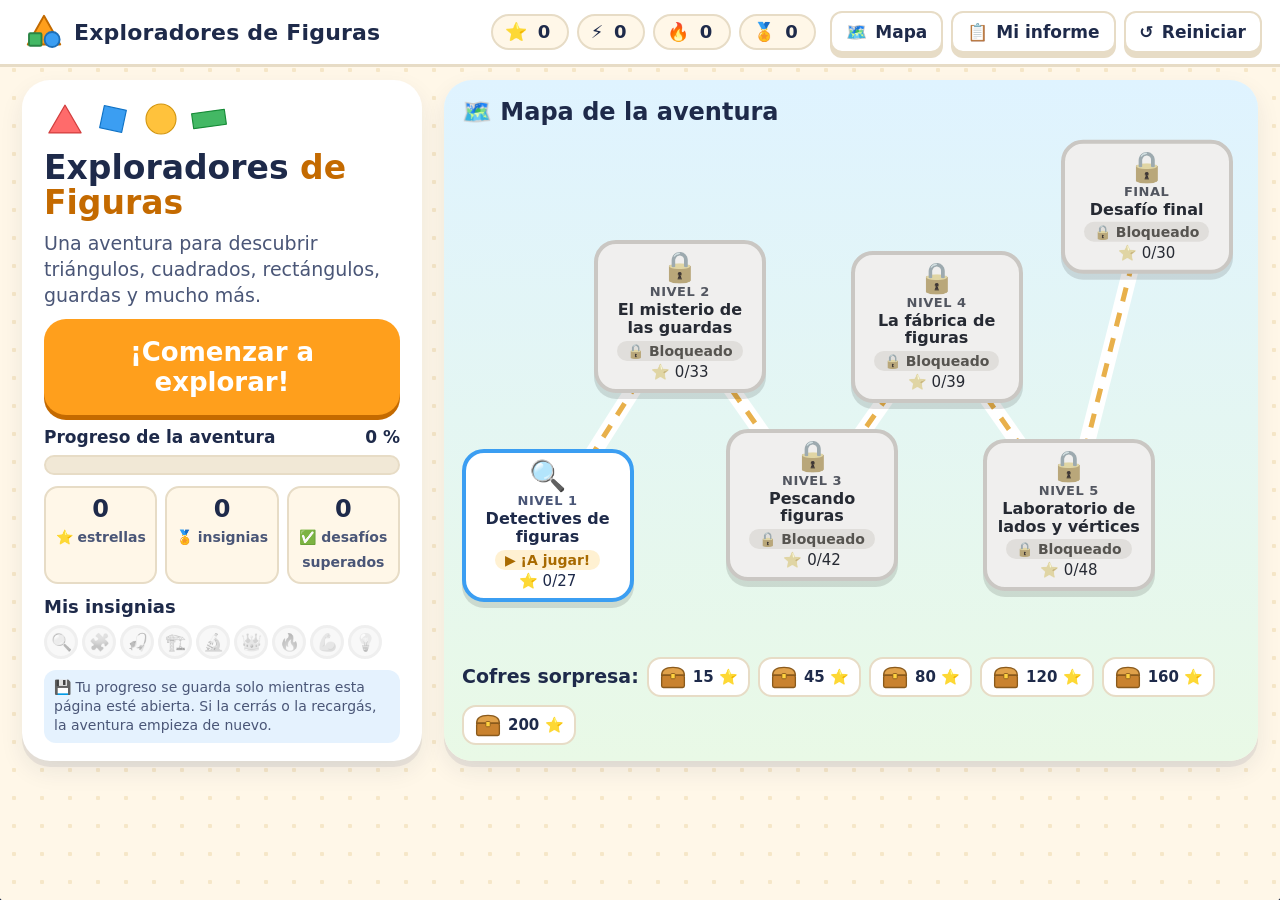
<file: figuras/index.html>
<!DOCTYPE html>
<html lang="es-AR">
<head>
  <meta charset="UTF-8">
  <meta name="viewport" content="width=device-width, initial-scale=1">
  <title>Exploradores de Figuras</title>
  <meta name="description" content="Aventura de geometría para 3.º grado: figuras, guardas, propiedades, composición de figuras, lados, vértices y diagonales.">
  <link rel="stylesheet" href="styles.css">
  <link rel="icon" href="data:image/svg+xml,%3Csvg xmlns='http://www.w3.org/2000/svg' viewBox='0 0 100 100'%3E%3Cpolygon points='50,8 94,88 6,88' fill='%23FF9F1C'/%3E%3C/svg%3E">
</head>
<body>
  <a class="skip" href="#app">Ir al contenido</a>

  <header class="topbar" role="banner">
    <button class="brand" id="brandBtn" type="button" aria-label="Ir a la pantalla inicial">
      <svg viewBox="0 0 64 64" class="brand-logo" aria-hidden="true">
        <polygon points="32,6 58,52 6,52" fill="#FF9F1C" stroke="#C26A00" stroke-width="3" stroke-linejoin="round"/>
        <circle cx="45" cy="44" r="12" fill="#3B9EF2" stroke="#1D6FB8" stroke-width="3"/>
        <rect x="8" y="34" width="20" height="20" rx="2" fill="#43B864" stroke="#2A8445" stroke-width="3"/>
      </svg>
      <span>Exploradores de Figuras</span>
    </button>

    <div class="stats" aria-label="Mis logros">
      <span class="chip chip-star" title="Estrellas"><span aria-hidden="true">⭐</span> <b id="statStars">0</b><span class="sr"> estrellas</span></span>
      <span class="chip chip-xp" title="Puntos de experiencia"><span aria-hidden="true">⚡</span> <b id="statXp">0</b><span class="sr"> puntos de experiencia</span></span>
      <span class="chip chip-streak" title="Racha de desafíos seguidos"><span aria-hidden="true">🔥</span> <b id="statStreak">0</b><span class="sr"> desafíos seguidos</span></span>
      <span class="chip chip-badge" title="Insignias"><span aria-hidden="true">🏅</span> <b id="statBadges">0</b><span class="sr"> insignias</span></span>
    </div>

    <nav class="topnav" aria-label="Navegación">
      <button class="btn btn-small btn-light" id="navMap" type="button"><span aria-hidden="true">🗺️</span> Mapa</button>
      <button class="btn btn-small btn-light" id="navReport" type="button"><span aria-hidden="true">📋</span> Mi informe</button>
      <button class="btn btn-small btn-light" id="navReset" type="button"><span aria-hidden="true">↺</span> Reiniciar</button>
    </nav>
  </header>

  <main id="app" tabindex="-1"></main>

  <div id="modal" class="modal" hidden>
    <div class="modal-box" role="dialog" aria-modal="true" aria-labelledby="modalTitle">
      <div id="modalBody"></div>
    </div>
  </div>

  <div id="toasts" class="toasts" aria-live="polite"></div>
  <div id="fx" class="fx" aria-hidden="true"></div>

  <noscript>
    <p class="noscript">Para jugar a Exploradores de Figuras necesitás activar JavaScript en el navegador.</p>
  </noscript>

  <script src="script.js"></script>
</body>
</html>
</file>
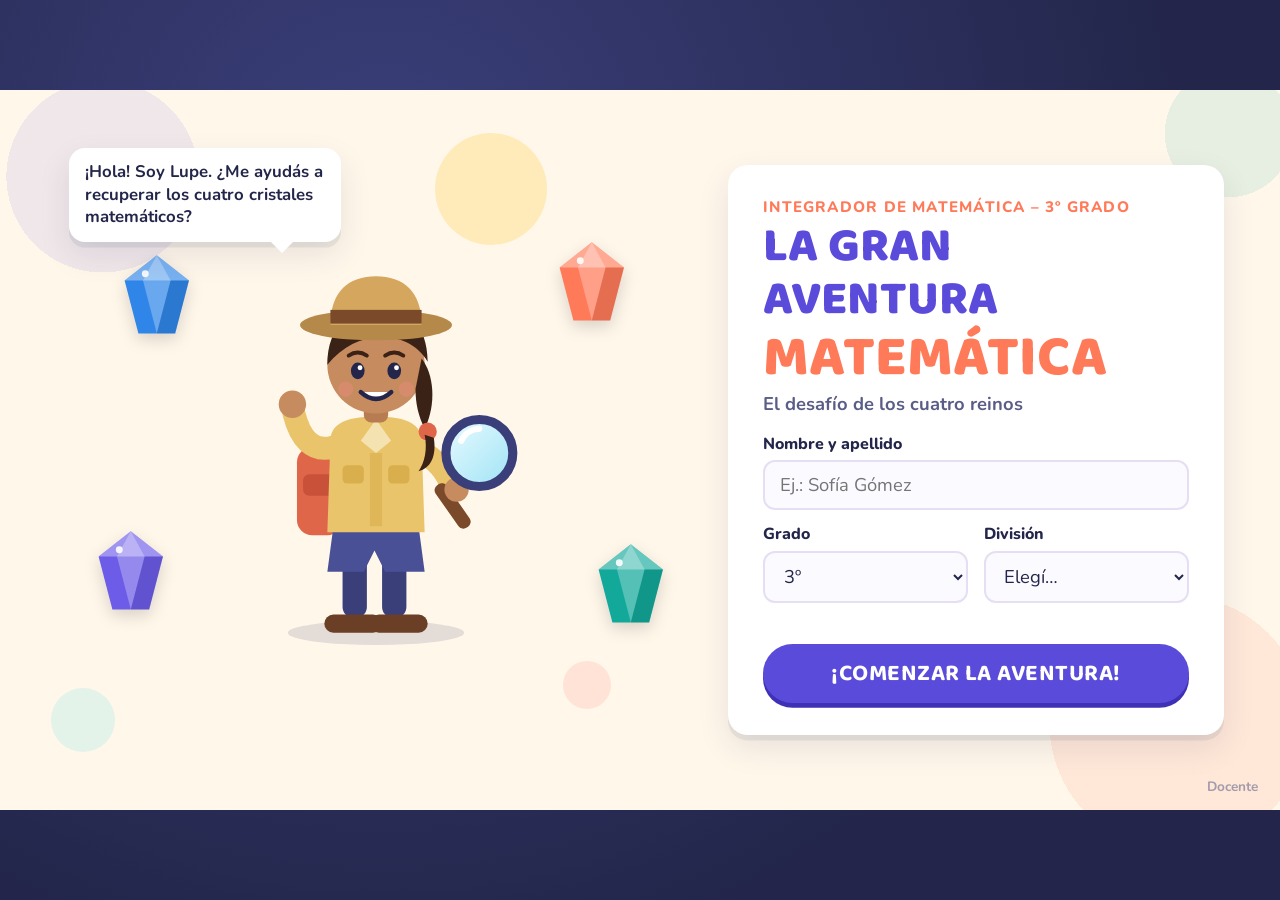
<file: matematica-integrador/index.html>
<!DOCTYPE html>
<html lang="es-AR">
<head>
  <meta charset="UTF-8">
  <meta name="viewport" content="width=device-width, initial-scale=1, viewport-fit=cover">
  <title>La Gran Aventura Matemática · Integrador 3º grado</title>
  <meta name="description" content="Integrador de Matemática para 3º grado: El desafío de los cuatro reinos.">
  <link rel="icon" type="image/svg+xml" href="assets/icons/favicon.svg">
  <link rel="preconnect" href="https://fonts.googleapis.com">
  <link rel="preconnect" href="https://fonts.gstatic.com" crossorigin>
  <link href="https://fonts.googleapis.com/css2?family=Baloo+2:wght@500;700;800&family=Nunito:wght@500;700;800&display=swap" rel="stylesheet">
  <link rel="stylesheet" href="styles.css">
</head>
<body>
  <!--
    LA GRAN AVENTURA MATEMÁTICA – El desafío de los cuatro reinos
    Integrador de Matemática · 3º grado
    Toda la aplicación vive dentro de #stage, un escenario 16:9 que se escala
    para entrar completo en la pantalla (sin scroll vertical en Chromebooks).
  -->
  <div id="app">
    <main id="stage" aria-live="polite">

      <!-- ===================== PANTALLA 1: INICIO ===================== -->
      <section id="s-inicio" class="screen" aria-labelledby="titulo-app">
        <div class="deco deco-1"></div><div class="deco deco-2"></div><div class="deco deco-3"></div>
        <div class="inicio-hero">
          <div class="hero-cristales" id="hero-cristales"></div>
          <img class="hero-guia" src="assets/images/exploradora.svg" alt="Lupe, la exploradora, saluda con su lupa">
          <div class="burbuja burbuja-hero">¡Hola! Soy <b>Lupe</b>. ¿Me ayudás a recuperar los cuatro cristales matemáticos?</div>
        </div>
        <div class="inicio-panel card">
          <p class="kicker">Integrador de Matemática – 3º grado</p>
          <h1 id="titulo-app">LA GRAN AVENTURA<br><span>MATEMÁTICA</span></h1>
          <p class="sub">El desafío de los cuatro reinos</p>

          <!-- Aventura guardada en esta computadora (se completa desde script.js) -->
          <div id="reanudar" class="aviso aviso-info" hidden></div>

          <form id="form-inicio" novalidate autocomplete="off">
            <label class="campo">
              <span>Nombre y apellido</span>
              <input id="in-nombre" type="text" maxlength="60" placeholder="Ej.: Sofía Gómez" required>
            </label>
            <div class="campo-fila">
              <label class="campo">
                <span>Grado</span>
                <select id="in-grado" required></select>
              </label>
              <label class="campo">
                <span>División</span>
                <select id="in-division" required></select>
              </label>
            </div>
            <p id="error-inicio" class="error-form" role="alert"></p>
            <button type="submit" class="btn btn-grande btn-primario" id="btn-comenzar">¡COMENZAR LA AVENTURA!</button>
          </form>
          <p id="pendientes-inicio" class="nota-pendientes" hidden></p>
        </div>
        <button type="button" class="btn-docente" id="btn-docente" title="Panel para la docente">Docente</button>
      </section>

      <!-- ===================== PANTALLA 2: MAPA DE LOS REINOS ===================== -->
      <section id="s-mapa" class="screen" aria-label="Mapa de los cuatro reinos">
        <header class="barra-superior">
          <div class="alumno-chip" id="mapa-alumno"></div>
          <div class="progreso-general">
            <span>Avance de la aventura</span>
            <div class="barra"><div class="barra-relleno" id="mapa-progreso"></div></div>
            <b id="mapa-progreso-txt"></b>
          </div>
          <div class="cristales-mini" id="mapa-cristales"></div>
        </header>
        <div class="mapa" id="mapa"></div>
        <div class="guia-esquina">
          <img src="assets/images/exploradora.svg" alt="">
          <div class="burbuja" id="mapa-burbuja"></div>
        </div>
      </section>

      <!-- ===================== PANTALLA 3: PRESENTACIÓN DE MISIÓN ===================== -->
      <section id="s-mision" class="screen" aria-label="Presentación de la misión">
        <div class="mision-intro card" id="mision-intro"></div>
      </section>

      <!-- ===================== PANTALLA 4: DESAFÍO ===================== -->
      <section id="s-actividad" class="screen" aria-label="Desafío">
        <header class="barra-superior barra-actividad">
          <div class="mision-chip" id="act-mision"></div>
          <div class="progreso-general">
            <span id="act-numero"></span>
            <div class="barra"><div class="barra-relleno" id="act-progreso"></div></div>
          </div>
          <div class="cristales-mini" id="act-cristales"></div>
        </header>
        <div class="consigna">
          <img src="assets/images/exploradora.svg" alt="" class="consigna-guia">
          <div>
            <h2 id="act-titulo"></h2>
            <p id="act-consigna"></p>
          </div>
        </div>
        <div class="act-area" id="act-area"></div>
        <footer class="act-pie">
          <p class="act-aviso" id="act-aviso" role="status"></p>
          <div class="act-botones">
            <button type="button" class="btn btn-secundario" id="btn-anterior">◀ Anterior</button>
            <button type="button" class="btn btn-primario btn-grande" id="btn-siguiente">Siguiente ▶</button>
          </div>
        </footer>
      </section>

      <!-- ===================== PANTALLA 5: FIN DE MISIÓN ===================== -->
      <section id="s-fin" class="screen" aria-label="Misión completada">
        <div class="confeti" id="confeti"></div>
        <div class="fin-card card" id="fin-card"></div>
      </section>

      <!-- ===================== PANTALLA 6: REVISIÓN ANTES DE ENVIAR ===================== -->
      <section id="s-revision" class="screen" aria-label="Revisión de respuestas">
        <header class="barra-superior">
          <div class="alumno-chip" id="rev-alumno"></div>
          <h2 class="rev-titulo">Revisá tus respuestas antes de enviarlas</h2>
          <div class="cristales-mini" id="rev-cristales"></div>
        </header>
        <p class="rev-ayuda">Tocá un desafío para volver a mirarlo y cambiar lo que quieras. Cuando estés conforme, tocá <b>«Enviar a la docente»</b>.</p>
        <div class="rev-grilla" id="rev-grilla"></div>
        <footer class="act-pie">
          <p class="act-aviso" id="rev-aviso" role="status"></p>
          <div class="act-botones">
            <button type="button" class="btn btn-primario btn-grande" id="btn-enviar">Enviar a la docente ✉</button>
          </div>
        </footer>
      </section>

      <!-- ===================== PANTALLA 7: INFORME FINAL ===================== -->
      <section id="s-informe" class="screen" aria-label="Informe final">
        <div class="informe" id="informe"></div>
      </section>

      <!-- ===================== PANEL DOCENTE (solo se abre desde el botón «Docente») ===================== -->
      <div class="panel-docente" id="panel-docente" hidden>
        <div class="card panel-docente-card" role="region" aria-label="Panel docente">
          <h2>Panel docente</h2>
          <ul class="panel-lista" id="panel-estado"></ul>
          <div class="panel-botones">
            <button type="button" class="btn btn-secundario" id="btn-probar">Probar conexión</button>
            <button type="button" class="btn btn-secundario" id="btn-reenviar">Enviar pendientes</button>
            <button type="button" class="btn btn-secundario" id="btn-descargar">Descargar copia (JSON)</button>
            <button type="button" class="btn btn-primario" id="btn-cerrar-panel">Cerrar</button>
          </div>
          <p class="panel-msg" id="panel-msg" role="status"></p>
        </div>
      </div>

      <div class="toast" id="toast" role="status" aria-live="polite"></div>
    </main>
  </div>

  <!-- Aviso para pantallas en vertical -->
  <div id="girar" aria-hidden="true">
    <div>↻</div>
    <p>Girá la pantalla para jugar en horizontal.</p>
  </div>

  <noscript><p style="padding:2rem;font-family:sans-serif">Esta aplicación necesita JavaScript activado.</p></noscript>
  <script src="script.js"></script>
</body>
</html>
</file>
<file: figuras/styles.css>
/* =========================================================
   Exploradores de Figuras — estilos
   Diseño pensado para Chromebook (16:9, 1366×768) y tabletas.
   ========================================================= */

:root {
  --bg: #FFF7E8;
  --bg-dot: #F6E7C8;
  --ink: #1E2A4A;
  --ink-soft: #4A5677;
  --card: #FFFFFF;
  --line: #E7DCC6;

  --orange: #FF9F1C;
  --orange-d: #C46A00;
  --sky: #3B9EF2;
  --sky-d: #1C6DB6;
  --green: #2FA35A;
  --green-d: #1E7A40;
  --green-l: #E3F7EA;
  --coral: #FF6B6B;
  --coral-d: #C8414A;
  --amber-l: #FFF1D2;
  --amber-d: #A86A00;
  --violet: #8B6CEF;
  --violet-d: #5B3FC4;
  --sun: #FFC23C;
  --pink: #FF6FAE;
  --sky-l: #E5F2FE;

  --radius: 20px;
  --shadow: 0 6px 0 rgba(30, 42, 74, .08), 0 10px 24px rgba(30, 42, 74, .08);
  --font: "Nunito", "Baloo 2", "Quicksand", "Trebuchet MS", "Roboto", "Segoe UI", system-ui, sans-serif;
}

* { box-sizing: border-box; }

html, body { margin: 0; padding: 0; }

body {
  font-family: var(--font);
  color: var(--ink);
  background-color: var(--bg);
  background-image: radial-gradient(var(--bg-dot) 2px, transparent 2.5px);
  background-size: 28px 28px;
  min-height: 100vh;
  font-size: 19px;
  line-height: 1.35;
  display: flex;
  flex-direction: column;
}

button, select, input { font-family: inherit; }

.sr {
  position: absolute; width: 1px; height: 1px; overflow: hidden;
  clip: rect(0 0 0 0); white-space: nowrap;
}

.skip {
  position: absolute; left: -999px; top: 8px; z-index: 100;
  background: var(--ink); color: #fff; padding: 8px 14px; border-radius: 10px;
}
.skip:focus { left: 8px; }

:focus-visible {
  outline: 4px solid var(--ink);
  outline-offset: 3px;
  border-radius: 10px;
}

/* ---------- Barra superior ---------- */
.topbar {
  display: flex; align-items: center; gap: 14px;
  padding: 8px 18px;
  background: #fff;
  box-shadow: 0 3px 0 var(--line);
  position: sticky; top: 0; z-index: 20;
  min-height: 62px;
}
.brand {
  display: flex; align-items: center; gap: 10px;
  background: none; border: 0; cursor: pointer; padding: 4px 6px;
  font-size: 22px; font-weight: 900; color: var(--ink);
  letter-spacing: .2px;
}
.brand-logo { width: 40px; height: 40px; }
.stats { display: flex; gap: 8px; margin-left: auto; flex-wrap: wrap; }
.chip {
  display: inline-flex; align-items: center; gap: 6px;
  background: var(--bg); border: 2px solid var(--line);
  border-radius: 999px; padding: 4px 12px; font-size: 18px; font-weight: 800;
  white-space: nowrap;
}
.chip b { min-width: 1.2em; text-align: center; }
.chip.pop { animation: pop .5s ease; }
.topnav { display: flex; gap: 8px; }

/* ---------- Botones ---------- */
.btn {
  --b: var(--sky); --bd: var(--sky-d); --t: #fff;
  display: inline-flex; align-items: center; justify-content: center; gap: 8px;
  border: 0; border-radius: 16px;
  background: var(--b); color: var(--t);
  box-shadow: 0 5px 0 var(--bd);
  padding: 12px 22px; min-height: 52px;
  font-size: 20px; font-weight: 800; cursor: pointer;
  transition: transform .08s ease, box-shadow .08s ease, filter .15s;
  text-decoration: none;
}
.btn:hover { filter: brightness(1.05); }
.btn:active { transform: translateY(4px); box-shadow: 0 1px 0 var(--bd); }
.btn[disabled] { opacity: .45; cursor: not-allowed; transform: none; box-shadow: 0 5px 0 var(--bd); }
.btn-primary { --b: var(--orange); --bd: var(--orange-d); }
.btn-green { --b: var(--green); --bd: var(--green-d); }
.btn-violet { --b: var(--violet); --bd: var(--violet-d); }
.btn-light { --b: #fff; --bd: var(--line); --t: var(--ink); border: 2px solid var(--line); }
.btn-small { min-height: 42px; padding: 6px 14px; font-size: 17px; border-radius: 12px; }
.btn-big { font-size: 26px; padding: 18px 34px; min-height: 70px; border-radius: 22px; }

/* ---------- Pantallas ---------- */
main { flex: 1; display: flex; flex-direction: column; outline: none; }
.screen {
  width: 100%; max-width: 1320px; margin: 0 auto;
  padding: 16px 22px 20px;
  flex: 1; display: flex; flex-direction: column;
  animation: fadeIn .3s ease;
}

/* ---------- Inicio ---------- */
.home { display: grid; grid-template-columns: minmax(330px, 400px) 1fr; gap: 22px; align-items: stretch; }
.hero {
  background: var(--card); border-radius: 28px; box-shadow: var(--shadow);
  padding: 18px 22px; display: flex; flex-direction: column; gap: 11px;
}
.hero h1 { font-size: 33px; line-height: 1.05; margin: 0; font-weight: 900; }
.hero h1 .accent { color: var(--orange-d); }
.hero p { margin: 0; color: var(--ink-soft); }
.hero-shapes { display: flex; gap: 6px; height: 42px; }
.hero-shapes svg { height: 42px; width: 42px; animation: bob 3s ease-in-out infinite; }
.hero-shapes svg:nth-child(2) { animation-delay: .4s; }
.hero-shapes svg:nth-child(3) { animation-delay: .8s; }
.hero-shapes svg:nth-child(4) { animation-delay: 1.2s; }

.progress { display: flex; flex-direction: column; gap: 6px; }
.progress-label { display: flex; justify-content: space-between; font-weight: 800; font-size: 17px; }
.bar { height: 20px; background: #F1E8D6; border-radius: 999px; overflow: hidden; border: 2px solid var(--line); }
.bar > span { display: block; height: 100%; background: linear-gradient(90deg, var(--green), #6BD48D); border-radius: 999px; transition: width .6s ease; }

.mini-stats { display: grid; grid-template-columns: repeat(3, 1fr); gap: 8px; }
.mini-stat { background: var(--bg); border-radius: 14px; padding: 8px; text-align: center; border: 2px solid var(--line); }
.mini-stat b { display: block; font-size: 24px; line-height: 1.1; }
.mini-stat span { font-size: 14px; font-weight: 700; color: var(--ink-soft); }

.backpack h2 { font-size: 18px; margin: 0 0 6px; }
.badge-row { display: flex; flex-wrap: wrap; gap: 4px; }
.badge-mini {
  width: 34px; height: 34px; border-radius: 50%;
  display: grid; place-items: center; font-size: 17px;
  background: #FFF3C4; border: 3px solid #F2C14E;
}
.badge-mini.off { background: #F3F0EA; border-color: #E2DBCF; filter: grayscale(1); opacity: .45; }
.note { font-size: 14px; color: var(--ink-soft); background: var(--sky-l); border-radius: 12px; padding: 8px 10px; }

/* Mapa */
.map-card {
  background: linear-gradient(180deg, #DFF3FF 0%, #E9F9E6 100%);
  border-radius: 28px; box-shadow: var(--shadow); padding: 16px 18px; position: relative;
  display: flex; flex-direction: column; min-height: 560px;
}
.map-card h2 { margin: 0; font-size: 24px; }
.map { position: relative; flex: 1; min-height: 480px; }
.map-path { position: absolute; inset: 0; width: 100%; height: 100%; }
.node {
  position: absolute; transform: translate(-50%, -50%);
  width: 172px; min-height: 112px;
  background: #fff; border: 4px solid var(--c, var(--sky)); border-radius: 22px;
  box-shadow: 0 6px 0 rgba(0,0,0,.12);
  padding: 8px 10px; cursor: pointer; text-align: center;
  display: flex; flex-direction: column; align-items: center; gap: 2px;
  color: var(--ink); font-size: 15px;
  transition: transform .15s ease;
}
.node:hover { transform: translate(-50%, -50%) scale(1.04); }
.node .n-icon { font-size: 30px; line-height: 1; }
.node .n-num { font-size: 13px; font-weight: 800; text-transform: uppercase; letter-spacing: .5px; color: var(--ink-soft); }
.node .n-title { font-weight: 900; font-size: 16px; line-height: 1.1; }
.node .n-status { font-weight: 800; font-size: 14px; border-radius: 999px; padding: 2px 10px; margin-top: 2px; }
.node.locked { background: #F2EFEA; border-color: #CFC7B8; filter: grayscale(.7); }
.node.locked .n-status { background: #E4DED3; color: #5B5446; }
.node.open .n-status { background: var(--amber-l); color: var(--amber-d); }
.node.done .n-status { background: var(--green-l); color: var(--green-d); }
.node.current { animation: glow 1.8s ease-in-out infinite; }
.node.just-unlocked { animation: unlock 1s ease 2; }

.chests { display: flex; gap: 8px; align-items: center; flex-wrap: wrap; margin-top: 6px; }
.chest-mini { font-size: 15px; font-weight: 800; background: #fff; border-radius: 14px; padding: 4px 10px; border: 2px solid var(--line); display: inline-flex; align-items: center; gap: 6px; }
.chest-mini.got { border-color: #F2C14E; background: #FFF7D6; }
.chest-mini svg { width: 28px; height: 28px; }

/* ---------- Pantalla de nivel ---------- */
.level { gap: 10px; }
.lvl-head { display: flex; align-items: center; gap: 12px; flex-wrap: wrap; }
.lvl-title { font-size: 22px; font-weight: 900; display: flex; align-items: center; gap: 8px; }
.lvl-title .tag { background: var(--lv); color: #fff; border-radius: 12px; padding: 2px 10px; font-size: 16px; }
.dots { display: flex; gap: 5px; margin-left: auto; flex-wrap: wrap; max-width: 46%; }
.dot { width: 18px; height: 18px; border-radius: 50%; background: #EDE5D5; border: 2px solid #D8CDB7; display: grid; place-items: center; font-size: 11px; font-weight: 900; color: #fff; }
.dot.now { background: #fff; border-color: var(--lv); box-shadow: 0 0 0 3px rgba(0,0,0,.06); }
.dot.ok { background: var(--green); border-color: var(--green-d); }
.dot.ok::after { content: "✓"; }
.dot.tried { background: var(--sun); border-color: #C99000; }
.dot.tried::after { content: "•"; color: #6b4d00; }
.counter { font-weight: 800; color: var(--ink-soft); font-size: 16px; }

.prompt-row {
  display: flex; align-items: center; gap: 12px;
  background: #fff; border-radius: 18px; box-shadow: var(--shadow);
  padding: 10px 14px; border-left: 10px solid var(--lv);
}
.prompt { margin: 0; font-size: 24px; font-weight: 800; flex: 1; line-height: 1.25; }
.prompt small { display: block; font-size: 17px; font-weight: 700; color: var(--ink-soft); margin-top: 2px; }

.stage {
  flex: 1; background: rgba(255,255,255,.75); border-radius: 22px;
  padding: 14px; display: flex; flex-direction: column; gap: 12px; align-items: center; justify-content: center;
  border: 2px dashed var(--line); min-height: 300px;
}
.bottom { display: flex; gap: 12px; align-items: stretch; min-height: 64px; }
.fb {
  flex: 1; display: flex; align-items: center; gap: 12px;
  border-radius: 16px; padding: 8px 14px; font-size: 19px; font-weight: 700;
  background: transparent; border: 3px solid transparent; min-height: 60px;
}
.fb:empty { visibility: hidden; }
.fb .fb-icon { width: 44px; height: 44px; flex: none; border-radius: 50%; display: grid; place-items: center; font-size: 26px; font-weight: 900; color: #fff; }
.fb-ok { background: var(--green-l); border-color: var(--green); }
.fb-ok .fb-icon { background: var(--green); }
.fb-try { background: var(--amber-l); border-color: #E0A100; }
.fb-try .fb-icon { background: #E0A100; }
.fb-info { background: var(--sky-l); border-color: var(--sky); }
.fb-info .fb-icon { background: var(--sky); }
.fb.shake { animation: shake .4s ease; }
.actions { display: flex; gap: 10px; align-items: center; }

/* ---------- Opciones (selección) ---------- */
.display { display: flex; flex-direction: column; gap: 10px; align-items: center; width: 100%; }
.opts { display: grid; gap: 14px; width: 100%; max-width: 1100px; grid-template-columns: repeat(auto-fit, minmax(140px, 1fr)); justify-items: center; }
.opts.text-opts { grid-template-columns: 1fr; max-width: 900px; gap: 10px; }
.opts.text-opts.two { grid-template-columns: 1fr 1fr; }
.opt {
  position: relative; width: 100%; max-width: 190px; aspect-ratio: 1 / 1;
  background: #fff; border: 4px solid var(--line); border-radius: 22px;
  cursor: pointer; padding: 10px; display: grid; place-items: center;
  box-shadow: 0 5px 0 var(--line);
  transition: transform .1s ease, border-color .15s;
}
.opt:hover { transform: translateY(-2px); border-color: #CDBF9F; }
.opt svg.shp { width: 100%; height: 100%; }
.opt .letter { position: absolute; left: 10px; top: 6px; font-weight: 900; font-size: 20px; color: var(--ink-soft); }
.opt.text {
  aspect-ratio: auto; max-width: none; min-height: 60px; display: flex; align-items: center; justify-content: flex-start; gap: 12px;
  text-align: left; font-size: 20px; font-weight: 700; color: var(--ink); padding: 10px 52px 10px 16px;
}
.opt.text .ico { width: 44px; height: 44px; flex: none; }
.opt[aria-pressed="true"] { border-color: var(--sky); background: var(--sky-l); box-shadow: 0 5px 0 var(--sky-d); }
.opt.ok { border-color: var(--green); background: var(--green-l); box-shadow: 0 5px 0 var(--green-d); }
.opt.bad { border-color: var(--coral); background: #FFECEC; box-shadow: 0 5px 0 var(--coral-d); }
.opt.bad svg { opacity: .55; }
.opt.dim { opacity: .5; }
.mark {
  position: absolute; right: 8px; top: 8px; width: 34px; height: 34px; border-radius: 50%;
  display: grid; place-items: center; font-weight: 900; font-size: 20px; color: #fff;
  animation: pop .35s ease; z-index: 2; pointer-events: none;
}
.mark.ok { background: var(--green); }
.mark.bad { background: var(--coral); }
.opt.text .mark { top: 50%; transform: translateY(-50%); animation: none; }

/* ---------- Guardas / secuencias ---------- */
.guarda-wrap { display: flex; flex-direction: column; align-items: center; gap: 4px; }
.guarda-label { font-weight: 800; color: var(--ink-soft); font-size: 16px; }
.guarda {
  display: flex; gap: 2px; padding: 8px 10px; background: #fff; border-radius: 16px;
  border: 3px solid var(--line); flex-wrap: nowrap; overflow-x: auto; max-width: 100%;
}
.g-item { width: 74px; height: 74px; flex: none; display: grid; place-items: center; position: relative; background: none; border: 3px solid transparent; border-radius: 14px; padding: 2px; }
.g-item svg { width: 100%; height: 100%; }
button.g-item { cursor: pointer; }
button.g-item:hover { background: var(--bg); }
button.g-item[aria-pressed="true"] { border-color: var(--violet); background: #EFEAFE; border-radius: 50%; }
.g-item.bad { border-color: var(--coral); background: #FFECEC; }
.g-item.ok { border-color: var(--green); background: var(--green-l); }
.g-item .mark { right: -6px; top: -6px; width: 26px; height: 26px; font-size: 15px; }
.g-num { position: absolute; bottom: -2px; font-size: 12px; font-weight: 800; color: var(--ink-soft); }
.guarda.big .g-item { width: 92px; height: 92px; }

.seq-cell {
  width: 96px; height: 96px; flex: none; border-radius: 16px; position: relative;
  border: 3px solid transparent; display: grid; place-items: center; background: none; padding: 4px;
}
.seq-cell svg { width: 100%; height: 100%; }
.seq-cell.blank { border: 3px dashed #B9AB8F; background: #FFFCF4; cursor: pointer; font-size: 38px; font-weight: 900; color: #B9AB8F; }
.seq-cell.blank.active { border-color: var(--violet); border-style: solid; box-shadow: 0 0 0 4px #E4DCFD; }
.seq-cell.blank.filled { border-style: solid; border-color: var(--sky); }
.seq-cell.drop-hover, .bin.drop-hover, .tray.drop-hover { box-shadow: 0 0 0 5px var(--sun); }
.seq-cell.ok { border-color: var(--green); background: var(--green-l); }
.seq-cell.bad { border-color: var(--coral); background: #FFECEC; }

.palette { display: flex; gap: 12px; flex-wrap: wrap; justify-content: center; background: #fff; border-radius: 18px; padding: 10px 14px; border: 3px solid var(--line); }
.palette-title { width: 100%; text-align: center; font-weight: 800; font-size: 16px; color: var(--ink-soft); }
.pal-item {
  width: 92px; height: 92px; border-radius: 16px; border: 3px solid var(--line); background: #fff;
  cursor: grab; padding: 6px; box-shadow: 0 4px 0 var(--line); touch-action: none; position: relative;
}
.pal-item svg { width: 100%; height: 100%; pointer-events: none; }
.pal-item.selected, .pal-item[aria-pressed="true"] { border-color: var(--violet); background: #EFEAFE; }
.pal-item:active { cursor: grabbing; }

.drag-ghost {
  position: fixed; z-index: 200; pointer-events: none; opacity: .9;
  transform: translate(-50%, -50%) scale(1.05); filter: drop-shadow(0 8px 10px rgba(0,0,0,.25));
}

/* ---------- Clasificar ---------- */
.sort-wrap { display: flex; flex-direction: column; gap: 12px; width: 100%; }
.tray {
  display: flex; flex-wrap: wrap; gap: 10px; justify-content: center; align-items: center;
  min-height: 108px; background: #fff; border-radius: 18px; border: 3px dashed var(--line); padding: 8px;
}
.tray-empty { color: var(--ink-soft); font-weight: 700; font-size: 16px; }
.bins { display: grid; gap: 12px; grid-template-columns: repeat(auto-fit, minmax(220px, 1fr)); }
.bin {
  background: #fff; border: 4px dashed var(--c, var(--sky)); border-radius: 20px; min-height: 170px;
  padding: 8px; display: flex; flex-direction: column; gap: 6px; cursor: pointer; text-align: left;
  font: inherit; color: inherit;
}
.bin-head { display: flex; align-items: center; gap: 8px; font-weight: 900; font-size: 19px; color: var(--ink); }
.bin-head svg { width: 40px; height: 40px; flex: none; }
.bin-items { display: flex; flex-wrap: wrap; gap: 6px; }
.item {
  width: 86px; height: 86px; border-radius: 16px; border: 3px solid var(--line); background: #fff;
  padding: 6px; cursor: grab; position: relative; box-shadow: 0 4px 0 var(--line); touch-action: none;
}
.item svg { width: 100%; height: 100%; pointer-events: none; }
.item.selected { border-color: var(--violet); background: #EFEAFE; transform: translateY(-3px); }
.item.bad { border-color: var(--coral); background: #FFECEC; }
.item.ok { border-color: var(--green); background: var(--green-l); }
.item .mark { right: -8px; top: -8px; width: 26px; height: 26px; font-size: 15px; }

/* ---------- Unir ---------- */
.match { display: grid; grid-template-columns: 1fr 1fr; gap: 26px 60px; width: 100%; max-width: 880px; }
.match-col { display: flex; flex-direction: column; gap: 10px; }
.m-item {
  display: flex; align-items: center; gap: 12px; min-height: 76px; border-radius: 18px; border: 4px solid var(--line);
  background: #fff; padding: 6px 14px; cursor: pointer; font-size: 22px; font-weight: 800; color: var(--ink);
  position: relative; box-shadow: 0 4px 0 var(--line);
}
.m-item svg { width: 62px; height: 62px; }
.m-item.selected { border-color: var(--violet); background: #EFEAFE; }
.m-item .pair { margin-left: auto; width: 34px; height: 34px; border-radius: 50%; display: grid; place-items: center; color: #fff; font-weight: 900; font-size: 18px; }
.m-item.bad { border-color: var(--coral); background: #FFECEC; }
.m-item.ok { border-color: var(--green); background: var(--green-l); }
.match-col.names .m-item { justify-content: flex-start; }

/* ---------- Memotest ---------- */
.memo { display: grid; grid-template-columns: repeat(5, 150px); gap: 14px; justify-content: center; }
.card {
  width: 150px; height: 150px; perspective: 800px; background: none; border: 0; padding: 0; cursor: pointer; border-radius: 18px;
}
.card-in { display: block; position: relative; width: 100%; height: 100%; transition: transform .45s ease; transform-style: preserve-3d; }
.card.flip .card-in, .card.matched .card-in { transform: rotateY(180deg); }
.card-face {
  position: absolute; inset: 0; border-radius: 18px; backface-visibility: hidden;
  display: grid; place-items: center; padding: 10px; font-weight: 800; font-size: 17px; text-align: center; color: var(--ink);
}
.card-back {
  background: repeating-linear-gradient(45deg, #8B6CEF 0 14px, #9A7FF2 14px 28px);
  border: 4px solid #5B3FC4; color: #fff; font-size: 44px;
}
.card-front { background: #fff; border: 4px solid var(--line); transform: rotateY(180deg); }
.card-front svg { width: 100%; height: 100%; }
.card.matched .card-front { border-color: var(--green); background: var(--green-l); }

/* ---------- Pescando ---------- */
.fish-wrap { display: grid; grid-template-columns: 360px 1fr; gap: 16px; width: 100%; align-items: stretch; }
.clue-card {
  background: #F6E3C1; border-radius: 20px; padding: 16px 18px; position: relative;
  box-shadow: 0 6px 0 #D9BF8F; border: 3px solid #D9BF8F; display: flex; flex-direction: column; gap: 8px;
}
.clue-card h3 { margin: 0; font-size: 20px; }
.clue-card ul { margin: 0; padding-left: 0; list-style: none; display: flex; flex-direction: column; gap: 8px; }
.clue-card li { background: #fff; border-radius: 12px; padding: 8px 12px; font-weight: 800; font-size: 19px; display: flex; gap: 8px; animation: fadeIn .3s ease; }
.clue-card li::before { content: "●"; color: var(--orange); }
.clue-card .hidden-clue { background: rgba(255,255,255,.45); color: #8a7a5c; font-style: italic; }
.clue-card .hidden-clue::before { content: "?"; color: #8a7a5c; font-style: normal; }
.pond {
  position: relative; min-height: 380px; border-radius: 26px;
  background: radial-gradient(ellipse at 30% 30%, #8FD3FF 0%, #4BA9EA 55%, #2F86C8 100%);
  border: 8px solid #2F6FAE; box-shadow: inset 0 0 0 6px rgba(255,255,255,.25), var(--shadow); overflow: hidden;
}
.pond::before, .pond::after {
  content: ""; position: absolute; border-radius: 50%; border: 3px solid rgba(255,255,255,.35);
  width: 120px; height: 30px; left: 12%; top: 18%; animation: ripple 4s ease-in-out infinite;
}
.pond::after { left: 62%; top: 72%; animation-delay: 2s; }
.fish {
  position: absolute; width: 96px; height: 96px; transform: translate(-50%, -50%);
  background: none; border: 0; padding: 0; cursor: pointer; border-radius: 16px;
}
.fish .bobber { display: block; width: 100%; height: 100%; animation: bob 3.2s ease-in-out infinite; }
.fish svg { width: 100%; height: 100%; filter: drop-shadow(0 4px 2px rgba(0,0,0,.18)); }
.fish .ring { position: absolute; top: -8px; left: 50%; transform: translateX(-50%); width: 16px; height: 16px; border: 3px solid #555; border-radius: 50%; background: transparent; }
.fish:hover .bobber { animation-duration: 1s; }
.fish.caught { animation: caught .9s ease forwards; z-index: 3; }
.fish.nope .bobber { animation: shake .4s ease; }
.fish.glow svg { filter: drop-shadow(0 0 8px #fff) drop-shadow(0 0 4px #FFE066); }
.fish .mark { right: -6px; top: -6px; }
.kids { display: flex; gap: 18px; justify-content: center; flex-wrap: wrap; }
.kid { background: #fff; border-radius: 18px; border: 3px solid var(--line); padding: 10px 16px; text-align: center; min-width: 190px; }
.kid .kid-name { font-weight: 900; font-size: 20px; }
.kid .kid-face { font-size: 40px; line-height: 1; }
.kid svg { width: 110px; height: 110px; }

/* ---------- Fábrica (armar) ---------- */
.build-wrap { display: grid; grid-template-columns: 1fr 270px; gap: 14px; width: 100%; align-items: start; }
.board-box { background: #fff; border-radius: 18px; border: 3px solid var(--line); padding: 6px; outline: none; }
.board-box:focus-visible { outline: 4px solid var(--ink); }
.board { width: 100%; height: auto; max-height: calc(100vh - 400px); min-height: 240px; display: block; touch-action: none; user-select: none; }
.board .piece { cursor: grab; }
.board .piece.sel { stroke: #1E2A4A; stroke-width: .12; stroke-dasharray: .25 .15; }
.build-main { display: flex; flex-direction: column; gap: 8px; min-width: 0; }
.tools { display: flex; gap: 6px; flex-wrap: wrap; justify-content: center; }
.tools .btn { min-height: 46px; padding: 4px 14px; font-size: 18px; }
.tools-sep { width: 8px; }
.side-panel { display: flex; flex-direction: column; gap: 10px; }
.side-panel h3 { margin: 0; font-size: 18px; }
.piece-tray { display: grid; grid-template-columns: repeat(3, 1fr); gap: 8px; background: #FFF6E3; border-radius: 16px; padding: 8px; border: 3px dashed #E2C98F; min-height: 90px; }
.tray-piece { background: #fff; border: 3px solid var(--line); border-radius: 14px; height: 62px; padding: 6px; cursor: grab; touch-action: none; }
.tray-piece svg { width: 100%; height: 100%; pointer-events: none; }
.tray-empty-msg { grid-column: 1 / -1; text-align: center; font-size: 15px; color: var(--ink-soft); font-weight: 700; align-self: center; }
.ctrl-grid { display: grid; grid-template-columns: repeat(3, 1fr); gap: 6px; }
.ctrl-grid .btn { padding: 2px 6px; font-size: 18px; min-height: 40px; }
.ctrl-grid { max-width: 210px; align-self: center; }
.ctrl-row { display: flex; gap: 6px; }
.ctrl-row .btn { flex: 1; padding: 6px 8px; font-size: 16px; }
.sel-info { font-size: 15px; font-weight: 700; color: var(--ink-soft); min-height: 20px; }

/* ---------- Marcar ---------- */
.mark-wrap { display: flex; gap: 20px; align-items: center; justify-content: center; width: 100%; }
.mark-svg { width: min(560px, 100%); height: auto; max-height: 400px; background: #fff; border-radius: 18px; border: 3px solid var(--line); touch-action: manipulation; }
.mark-legend { background: #fff; border-radius: 16px; border: 3px solid var(--line); padding: 12px 16px; font-weight: 800; font-size: 18px; max-width: 280px; }
.mark-legend .count { font-size: 40px; display: block; color: var(--violet-d); }
.hit { cursor: pointer; }
.hit:focus { outline: none; }
.hit:focus-visible .focus-ring { stroke: #1E2A4A; stroke-width: .12; }

/* ---------- Tabla ---------- */
.ftable { border-collapse: separate; border-spacing: 0; background: #fff; border-radius: 18px; overflow: hidden; border: 3px solid var(--line); font-size: 18px; }
.ftable th { background: #FFF1D2; padding: 8px 10px; font-size: 17px; }
.ftable td { padding: 6px 10px; border-top: 2px solid var(--line); text-align: center; }
.ftable td.fig svg { width: 150px; height: 92px; }
.ftable select {
  font-size: 18px; font-weight: 700; padding: 8px 10px; border-radius: 12px; border: 3px solid var(--line);
  background: #fff; color: var(--ink); min-height: 48px; cursor: pointer; max-width: 230px;
}
.ftable select.bad { border-color: var(--coral); background: #FFECEC; }
.ftable select.ok { border-color: var(--green); background: var(--green-l); }
.cell-mark { display: inline-block; font-weight: 900; margin-left: 4px; }
.table-note { font-weight: 700; color: var(--ink-soft); font-size: 16px; }

/* ---------- Verdadero / falso ---------- */
.tf { display: flex; flex-direction: column; gap: 12px; align-items: center; width: 100%; max-width: 1000px; }
.tf.cols { display: grid; grid-template-columns: 1fr 1.15fr; max-width: 1200px; align-items: center; gap: 22px; }
.tf-left, .tf-right { display: flex; flex-direction: column; gap: 12px; align-items: center; }
.tf-right .opts { max-width: none; }
.statement { background: #fff; border-radius: 18px; border: 3px solid var(--line); padding: 12px 18px; font-size: 22px; font-weight: 800; text-align: center; }
.tf-btns { display: flex; gap: 16px; }
.tf-btn { min-width: 220px; }
.tf-btn[aria-pressed="true"] { outline: 5px solid var(--ink); outline-offset: 3px; }
.just-title { font-weight: 900; font-size: 19px; }

/* ---------- Crear guarda ---------- */
.create { display: flex; flex-direction: column; gap: 12px; align-items: center; width: 100%; }
.unit { display: flex; gap: 8px; align-items: center; background: #fff; border-radius: 18px; padding: 8px 12px; border: 3px solid var(--violet); }
.unit-label { font-weight: 900; color: var(--violet-d); }

/* ---------- Resumen / informe ---------- */
.summary, .report { gap: 14px; }
.panel { background: #fff; border-radius: 24px; box-shadow: var(--shadow); padding: 18px 22px; }
.sum-grid { display: grid; grid-template-columns: 1.1fr 1fr; gap: 16px; }
.sum-big { display: flex; align-items: center; gap: 20px; }
.ring { width: 140px; height: 140px; flex: none; }
.sum-title { font-size: 32px; font-weight: 900; margin: 0; }
.sum-msg { font-size: 19px; color: var(--ink-soft); margin: 4px 0 0; }
.skill-list { list-style: none; padding: 0; margin: 6px 0 0; display: flex; flex-direction: column; gap: 6px; }
.skill-list li { display: flex; gap: 10px; align-items: center; padding: 6px 10px; border-radius: 12px; font-weight: 700; }
.skill-list li.good { background: var(--green-l); }
.skill-list li.more { background: var(--amber-l); }
.skill-list .s-ico { font-size: 20px; }
.oral { background: #F2EEFF; border-radius: 16px; padding: 12px 16px; }
.oral h3 { margin: 0 0 6px; }
.oral ul { margin: 0; padding-left: 22px; }
.oral li { margin: 4px 0; }
.btn-row { display: flex; gap: 12px; flex-wrap: wrap; justify-content: center; }
.new-rewards { display: flex; gap: 10px; flex-wrap: wrap; }
.reward-chip { display: inline-flex; gap: 8px; align-items: center; background: #FFF7D6; border: 3px solid #F2C14E; border-radius: 999px; padding: 6px 14px; font-weight: 800; }

.report h1 { margin: 0; font-size: 32px; }
.report .panel h2 { font-size: 22px; }
.rep-grid { display: grid; grid-template-columns: repeat(4, 1fr); gap: 12px; }
.rep-stat { background: var(--bg); border: 2px solid var(--line); border-radius: 16px; padding: 10px; text-align: center; }
.rep-stat b { display: block; font-size: 30px; }
.rep-stat span { font-size: 15px; font-weight: 700; color: var(--ink-soft); }
.rep-table { width: 100%; border-collapse: collapse; font-size: 17px; }
.rep-table th, .rep-table td { padding: 8px 10px; border-bottom: 2px solid var(--line); text-align: left; }
.rep-table th { background: #FFF1D2; }
.two-col { display: grid; grid-template-columns: 1fr 1fr; gap: 16px; }
.nick { display: flex; gap: 10px; align-items: center; font-weight: 800; }
.nick input { font-size: 19px; padding: 8px 12px; border-radius: 12px; border: 3px solid var(--line); min-width: 240px; }
.badge-big { display: inline-flex; flex-direction: column; align-items: center; width: 116px; text-align: center; font-size: 14px; font-weight: 800; gap: 4px; }
.badge-big .medal { width: 70px; height: 70px; border-radius: 50%; display: grid; place-items: center; font-size: 34px; background: #FFF3C4; border: 4px solid #F2C14E; }
.badge-big.off .medal { filter: grayscale(1); opacity: .4; background: #F3F0EA; border-color: #E2DBCF; }
.badge-big.off { color: #9a917f; }
.badge-wall { display: flex; flex-wrap: wrap; gap: 10px; }

/* Nivel: intro */
.intro { align-items: center; justify-content: center; }
.intro-card { background: #fff; border-radius: 30px; box-shadow: var(--shadow); padding: 30px 40px; max-width: 760px; text-align: center; display: flex; flex-direction: column; gap: 14px; align-items: center; border-top: 14px solid var(--lv); }
.intro-icon { font-size: 70px; line-height: 1; animation: bob 2.5s ease-in-out infinite; }
.intro-card h1 { margin: 0; font-size: 36px; }
.intro-card p { margin: 0; font-size: 21px; }

/* ---------- Modal y toasts ---------- */
.modal { position: fixed; inset: 0; background: rgba(30, 42, 74, .55); display: grid; place-items: center; z-index: 150; padding: 16px; }
.modal[hidden] { display: none; }
.modal-box { background: #fff; border-radius: 28px; padding: 24px 30px; max-width: 560px; width: 100%; text-align: center; box-shadow: 0 20px 50px rgba(0,0,0,.3); animation: pop .35s ease; }
.modal-box h2 { margin: 0 0 8px; font-size: 30px; }
.modal-box p { font-size: 19px; }
.modal-box .btn-row { margin-top: 14px; }
.chest-big { width: 170px; height: 150px; cursor: pointer; background: none; border: 0; }
.chest-big.shake { animation: shake .5s ease 2; }
.sticker { width: 170px; height: 170px; animation: pop .5s ease; }

.toasts { position: fixed; right: 16px; bottom: 100px; display: flex; flex-direction: column; gap: 8px; z-index: 160; }
.toast { background: var(--ink); color: #fff; border-radius: 14px; padding: 10px 16px; font-weight: 800; font-size: 17px; box-shadow: 0 8px 20px rgba(0,0,0,.25); animation: slideIn .3s ease; max-width: 360px; }

/* ---------- Efectos ---------- */
.fx { position: fixed; inset: 0; pointer-events: none; z-index: 140; overflow: hidden; }
.conf { position: absolute; top: -20px; width: 14px; height: 14px; animation: fall 1.6s ease-in forwards; }
.float-gain { position: fixed; font-weight: 900; font-size: 30px; color: var(--orange-d); animation: rise 1.2s ease forwards; text-shadow: 0 2px 0 #fff; }

@keyframes fadeIn { from { opacity: 0; transform: translateY(6px); } to { opacity: 1; transform: none; } }
@keyframes pop { 0% { transform: scale(.6); } 60% { transform: scale(1.12); } 100% { transform: scale(1); } }
@keyframes bob { 0%, 100% { transform: translateY(0) rotate(0); } 50% { transform: translateY(-6px) rotate(2deg); } }
@keyframes shake { 0%, 100% { transform: translateX(0); } 25% { transform: translateX(-7px); } 75% { transform: translateX(7px); } }
@keyframes glow { 0%, 100% { box-shadow: 0 6px 0 rgba(0,0,0,.12), 0 0 0 0 rgba(255,159,28,.55); } 50% { box-shadow: 0 6px 0 rgba(0,0,0,.12), 0 0 0 12px rgba(255,159,28,0); } }
@keyframes unlock { 0% { transform: translate(-50%, -50%) scale(1); } 40% { transform: translate(-50%, -50%) scale(1.15) rotate(-3deg); } 70% { transform: translate(-50%, -50%) scale(.97) rotate(2deg); } 100% { transform: translate(-50%, -50%) scale(1); } }
@keyframes fall { to { transform: translateY(105vh) rotate(540deg); opacity: .9; } }
@keyframes rise { 0% { opacity: 0; transform: translateY(10px) scale(.8); } 20% { opacity: 1; } 100% { opacity: 0; transform: translateY(-70px) scale(1.1); } }
@keyframes caught { 0% { transform: translate(-50%, -50%); } 100% { transform: translate(-50%, -160%) scale(1.25); } }
@keyframes ripple { 0%, 100% { transform: scale(1); opacity: .6; } 50% { transform: scale(1.3); opacity: .2; } }
@keyframes slideIn { from { transform: translateX(40px); opacity: 0; } to { transform: none; opacity: 1; } }

@media (prefers-reduced-motion: reduce) {
  *, *::before, *::after { animation-duration: .01ms !important; animation-iteration-count: 1 !important; transition-duration: .01ms !important; }
}

/* ---------- Pantallas más chicas (tabletas, ventanas angostas) ---------- */
@media (max-width: 1150px) {
  .brand span { display: none; }
  .memo { grid-template-columns: repeat(5, 128px); }
  .card { width: 128px; height: 128px; }
  .fish-wrap { grid-template-columns: 300px 1fr; }
  .node { width: 136px; font-size: 13px; }
  .node .n-title { font-size: 14px; }
  .side-panel { gap: 6px; }
}
@media (max-width: 900px) {
  .home, .sum-grid, .two-col { grid-template-columns: 1fr; }
  .topbar { flex-wrap: wrap; }
  .topnav .btn { font-size: 15px; }
  .build-wrap, .fish-wrap { grid-template-columns: 1fr; }
  .memo { grid-template-columns: repeat(4, 120px); }
  .card { width: 120px; height: 120px; }
  .rep-grid { grid-template-columns: repeat(2, 1fr); }
  .dots { max-width: 100%; margin-left: 0; }
  .map { min-height: 520px; }
  .node { width: 132px; font-size: 13px; }
  .node .n-title { font-size: 14px; }
}
@media (max-height: 700px) {
  .prompt { font-size: 21px; }
  .opt { max-width: 160px; }
  .seq-cell, .pal-item { width: 82px; height: 82px; }
}

/* ---------- Impresión del informe ---------- */
@media print {
  body { background: #fff; }
  .topbar, .no-print, .toasts, .fx, .skip { display: none !important; }
  .panel { box-shadow: none; border: 2px solid #ddd; break-inside: avoid; }
  .screen { padding: 0; }
}

.noscript { padding: 20px; font-size: 20px; }
</file>
<file: matematica-integrador/styles.css>
/* =====================================================================
   LA GRAN AVENTURA MATEMÁTICA · styles.css
   Diseño visual, distribución 16:9, animaciones y componentes.
   Unidad base: 1rem = 1/80 del ancho del escenario (16 px en 1280 px).
   Así todo se escala junto y la app entra completa sin scroll.
   ===================================================================== */

/* ---------- 1. Variables de diseño ---------- */
:root {
  --tinta: #23264A;
  --tinta-suave: #5A5E86;
  --fondo: #FFF7EA;
  --fondo-2: #FDEBD3;
  --blanco: #FFFFFF;
  --linea: #E6DFF3;
  --primario: #5B4BDB;
  --primario-osc: #3F31B5;
  --acento: #FFB703;
  --ok: #2BAE66;
  --alerta: #F08A24;
  --error: #E04F5F;

  /* Colores de cada reino */
  --m1: #6C5CE7;  /* Reino de los Números */
  --m2: #FF7A59;  /* Isla de las Fracciones */
  --m3: #12A89A;  /* Ciudad Geométrica */
  --m4: #2F86E8;  /* Valle de los Problemas */
  --m: var(--m1); /* color de la misión activa (se cambia desde JS) */

  --radio: 1.25rem;
  --radio-s: .75rem;
  --sombra: 0 .35rem 0 rgba(35, 38, 74, .08), 0 .8rem 2rem rgba(35, 38, 74, .10);
  --titulo: "Baloo 2", "Nunito", "Segoe UI", system-ui, sans-serif;
  --texto: "Nunito", "Segoe UI", system-ui, sans-serif;

  /* Escenario 16:9 que entra siempre completo en la ventana */
  --ancho: min(100vw, calc(100vh * 16 / 9));
  font-size: calc(var(--ancho) / 80);
}
@supports (height: 100dvh) {
  :root { --ancho: min(100vw, calc(100dvh * 16 / 9)); }
}

/* ---------- 2. Base ---------- */
*, *::before, *::after { box-sizing: border-box; }
html, body { margin: 0; height: 100%; overflow: hidden; }
body {
  font-family: var(--texto);
  color: var(--tinta);
  background: #2A2D5C radial-gradient(circle at 30% 20%, #3A3F7A, #23264A 70%);
  -webkit-font-smoothing: antialiased;
  user-select: none;
}
#app { position: fixed; inset: 0; display: grid; place-items: center; }
#stage {
  position: relative;
  width: var(--ancho);
  height: calc(var(--ancho) * 9 / 16);
  overflow: hidden;
  background: var(--fondo);
  background-image:
    radial-gradient(circle at 8% 12%, rgba(108, 92, 231, .10) 0 6rem, transparent 6rem),
    radial-gradient(circle at 92% 88%, rgba(255, 122, 89, .12) 0 8rem, transparent 8rem),
    radial-gradient(circle at 96% 6%, rgba(18, 168, 154, .10) 0 4rem, transparent 4rem);
  font-size: 1.05rem;
  line-height: 1.35;
}
h1, h2, h3 { font-family: var(--titulo); margin: 0; line-height: 1.1; }
p { margin: 0; }
button, input, select { font: inherit; color: inherit; }
img { max-width: 100%; display: block; }
[hidden] { display: none !important; }
:focus-visible { outline: .22rem solid var(--acento); outline-offset: .15rem; }

/* ---------- 3. Pantallas ---------- */
.screen {
  position: absolute; inset: 0;
  display: none; flex-direction: column;
  padding: 1.25rem 1.75rem;
}
.screen.activa { display: flex; animation: entrar .45s ease both; }
@keyframes entrar { from { opacity: 0; transform: translateY(.8rem); } to { opacity: 1; transform: none; } }

.card {
  background: var(--blanco);
  border-radius: var(--radio);
  box-shadow: var(--sombra);
}

/* ---------- 4. Botones ---------- */
.btn {
  border: 0; cursor: pointer;
  border-radius: 999px;
  padding: .7rem 1.6rem;
  font-family: var(--titulo); font-weight: 700; font-size: 1.2rem;
  transition: transform .12s ease, box-shadow .12s ease, filter .2s;
  touch-action: manipulation;
}
.btn:active { transform: translateY(.18rem); }
.btn-primario { background: var(--primario); color: #fff; box-shadow: 0 .3rem 0 var(--primario-osc); }
.btn-primario:active { box-shadow: 0 .1rem 0 var(--primario-osc); }
.btn-secundario { background: #EEEAFD; color: var(--primario-osc); box-shadow: 0 .3rem 0 #D3CCF6; }
.btn-grande { font-size: 1.45rem; padding: .85rem 2.2rem; letter-spacing: .02em; }
.btn[disabled] { filter: grayscale(.8); opacity: .6; cursor: not-allowed; }

/* ---------- 5. Inicio ---------- */
#s-inicio { flex-direction: row; align-items: center; gap: 2rem; padding: 2rem 3.5rem; }
.deco { position: absolute; border-radius: 50%; opacity: .5; animation: flotar 7s ease-in-out infinite; }
.deco-1 { width: 7rem; height: 7rem; background: #FFE08A; left: 34%; top: 6%; }
.deco-2 { width: 4rem; height: 4rem; background: #C7F0EA; left: 4%; bottom: 8%; animation-delay: -2s; }
.deco-3 { width: 3rem; height: 3rem; background: #FFD0C4; left: 44%; bottom: 14%; animation-delay: -4s; }
@keyframes flotar { 50% { transform: translateY(-.9rem); } }

.inicio-hero { position: relative; flex: 1 1 46%; height: 100%; display: grid; place-items: center; }
.hero-guia { width: 19rem; position: relative; z-index: 2; animation: flotar 5s ease-in-out infinite; }
.hero-cristales { position: absolute; inset: 0; z-index: 1; }
.hero-cristales .cristal { position: absolute; width: 4.6rem; animation: flotar 4s ease-in-out infinite; filter: drop-shadow(0 .4rem .5rem rgba(0,0,0,.15)); }
.burbuja {
  background: #fff; border-radius: 1rem; padding: .8rem 1rem;
  box-shadow: var(--sombra); font-weight: 700; position: relative; font-size: 1.05rem;
}
.burbuja-hero { position: absolute; top: 4%; left: 2%; max-width: 17rem; z-index: 3; }
.burbuja-hero::after {
  content: ""; position: absolute; bottom: -.7rem; right: 3rem;
  border: .7rem solid transparent; border-top-color: #fff; border-bottom: 0;
}

.inicio-panel { flex: 0 0 31rem; padding: 2rem 2.2rem; position: relative; z-index: 2; }
.kicker { font-weight: 800; color: var(--m2); text-transform: uppercase; letter-spacing: .08em; font-size: .95rem; }
#titulo-app { font-size: 3rem; color: var(--primario); margin: .2rem 0 .1rem; font-weight: 800; }
#titulo-app span { color: var(--m2); font-size: 3.6rem; }
.sub { font-weight: 700; color: var(--tinta-suave); margin-bottom: 1.1rem; font-size: 1.15rem; }
.campo { display: flex; flex-direction: column; gap: .3rem; margin-bottom: .9rem; flex: 1; }
.campo span { font-weight: 800; font-size: 1rem; }
.campo input, .campo select {
  border: .15rem solid var(--linea); border-radius: var(--radio-s);
  padding: .65rem .9rem; font-size: 1.15rem; background: #FBFAFF; user-select: text;
}
.campo input:focus, .campo select:focus { border-color: var(--primario); outline: none; }
.campo-fila { display: flex; gap: 1rem; }
.error-form { color: var(--error); font-weight: 800; min-height: 1.4rem; font-size: 1rem; }
#btn-comenzar { width: 100%; margin-top: .3rem; }
.nota-pendientes { margin-top: .7rem; font-size: .9rem; color: var(--alerta); font-weight: 700; text-align: center; }
.aviso { border-radius: var(--radio-s); padding: .7rem .9rem; margin-bottom: .9rem; font-weight: 700; font-size: .98rem; }
.aviso-info { background: #EEEAFD; color: var(--primario-osc); }
.aviso .btn { font-size: 1rem; padding: .45rem 1rem; margin: .45rem .4rem 0 0; }
.btn-docente {
  position: absolute; right: 1rem; bottom: .8rem; border: 0; background: transparent;
  color: var(--tinta-suave); font-weight: 700; font-size: .85rem; opacity: .55; cursor: pointer;
}
.btn-docente:hover { opacity: 1; }

/* ---------- 6. Barra superior y progreso ---------- */
.barra-superior { display: flex; align-items: center; gap: 1.2rem; margin-bottom: .9rem; min-height: 3.2rem; }
.alumno-chip, .mision-chip {
  background: #fff; border-radius: 999px; padding: .5rem 1.1rem;
  font-weight: 800; box-shadow: var(--sombra); white-space: nowrap; font-size: 1rem;
}
.mision-chip { background: var(--m); color: #fff; }
.progreso-general { flex: 1; display: flex; align-items: center; gap: .8rem; font-weight: 800; font-size: 1rem; }
.barra { flex: 1; height: 1.1rem; background: #E9E4F8; border-radius: 999px; overflow: hidden; }
.barra-relleno { height: 100%; width: 0; background: linear-gradient(90deg, var(--m), var(--acento)); border-radius: 999px; transition: width .6s ease; }
.cristales-mini { display: flex; gap: .35rem; }
.cristales-mini .cristal { width: 2.2rem; }

/* ---------- 7. Mapa ---------- */
.mapa {
  position: relative; flex: 1; border-radius: var(--radio);
  background: linear-gradient(180deg, #C9EEFF 0%, #DDF6FF 55%, #BFE9D6 55%, #A9DFC4 100%);
  box-shadow: inset 0 0 0 .3rem rgba(255,255,255,.6); overflow: hidden;
}
.mapa svg.camino { position: absolute; inset: 0; width: 100%; height: 100%; }
.reino {
  position: absolute; width: 15rem; transform: translate(-50%, -50%);
  border: 0; background: transparent; cursor: pointer; padding: 0; text-align: center;
  transition: transform .2s;
}
.reino:not([disabled]):hover { transform: translate(-50%, -52%) scale(1.03); }
.reino[disabled] { cursor: not-allowed; }
.reino-isla {
  width: 10rem; height: 10rem; margin: 0 auto; border-radius: 50% 46% 52% 48%;
  background: var(--c); display: grid; place-items: center; position: relative;
  box-shadow: 0 .6rem 0 rgba(0,0,0,.15), inset 0 -.6rem 0 rgba(0,0,0,.08);
}
.reino-isla .emblema { font-family: var(--titulo); font-weight: 800; color: #fff; font-size: 3rem; text-shadow: 0 .2rem 0 rgba(0,0,0,.15); }
.reino.bloqueado .reino-isla { filter: grayscale(1) brightness(1.1); opacity: .7; }
.reino .candado {
  position: absolute; right: .2rem; top: .2rem; width: 3rem; height: 3rem; border-radius: 50%;
  background: #fff; display: grid; place-items: center; font-size: 1.5rem; box-shadow: var(--sombra);
}
.reino .cristal-ganado { position: absolute; right: -.4rem; top: -.6rem; width: 3.6rem; animation: brillar 2.4s ease-in-out infinite; }
.reino-nombre {
  display: inline-block; margin-top: .7rem; background: #fff; border-radius: 999px; padding: .4rem 1rem;
  font-family: var(--titulo); font-weight: 800; font-size: 1.15rem; box-shadow: var(--sombra);
}
.reino-estado { display: block; font-weight: 800; font-size: .9rem; margin-top: .3rem; color: var(--tinta-suave); }
.reino.actual .reino-isla { animation: latido 1.6s ease-in-out infinite; }
@keyframes latido { 50% { transform: scale(1.05); } }
@keyframes brillar { 50% { transform: rotate(8deg) scale(1.08); filter: drop-shadow(0 0 .6rem #fff); } }
.guia-esquina { position: absolute; left: 1.4rem; bottom: 1rem; display: flex; align-items: flex-end; gap: .3rem; pointer-events: none; }
.guia-esquina img { width: 7rem; }
.guia-esquina .burbuja { max-width: 22rem; margin-bottom: 4rem; }

/* ---------- 8. Presentación de misión ---------- */
#s-mision { justify-content: center; align-items: center; }
.mision-intro {
  width: 62rem; height: 34rem; display: grid; grid-template-columns: 21rem 1fr; overflow: hidden;
}
.mision-lado {
  background: var(--m); color: #fff; display: flex; flex-direction: column; align-items: center; justify-content: center; gap: 1rem;
  padding: 1.5rem;
}
.mision-lado .cristal { width: 7rem; animation: brillar 2.4s ease-in-out infinite; }
.mision-lado .num { font-family: var(--titulo); font-weight: 800; font-size: 1.3rem; opacity: .9; text-transform: uppercase; letter-spacing: .1em; }
.mision-lado h2 { font-size: 2.3rem; text-align: center; }
.mision-cuerpo { padding: 2.2rem 2.4rem; display: flex; flex-direction: column; gap: 1rem; }
.mision-cuerpo h3 { font-size: 1.9rem; color: var(--m); }
.mision-cuerpo .eje { font-weight: 800; color: var(--tinta-suave); }
.mision-cuerpo .relato { font-size: 1.2rem; }
.mision-lista { margin: 0; padding-left: 1.4rem; font-weight: 700; display: grid; gap: .25rem; }
.mision-guia { display: flex; align-items: center; gap: 1rem; margin-top: auto; }
.mision-guia img { width: 5.5rem; }
.mision-guia .btn { margin-left: auto; background: var(--m); box-shadow: 0 .3rem 0 rgba(0,0,0,.2); }

/* ---------- 9. Desafío ---------- */
.barra-actividad { margin-bottom: .6rem; }
.consigna {
  display: flex; gap: 1rem; align-items: center; background: #fff; border-radius: var(--radio);
  padding: .6rem 1.2rem; box-shadow: var(--sombra); border-left: .5rem solid var(--m); margin-bottom: .7rem;
}
.consigna-guia { width: 3.4rem; flex: none; }
.consigna h2 { font-size: 1.5rem; color: var(--m); }
.consigna p { font-weight: 700; font-size: 1.1rem; }
.act-area { flex: 1; min-height: 0; display: grid; gap: .8rem; align-content: stretch; }
.act-area.col-1 { grid-template-columns: 1fr; }
.act-area.col-2 { grid-template-columns: 1fr 1fr; }
.act-area.col-3 { grid-template-columns: 1.15fr 1fr 1fr; }
.item {
  background: #fff; border-radius: var(--radio); padding: .8rem 1rem; box-shadow: var(--sombra);
  display: flex; flex-direction: column; gap: .55rem; min-height: 0; min-width: 0;
}
.item.ancho { grid-column: 1 / -1; }
.item.ancho2 { grid-column: span 2; }
.item.alto { grid-row: span 2; }
.act-area.col-4 { grid-template-columns: repeat(4, 1fr); }
.act-area.col-ancha { grid-template-columns: 1.45fr 1fr; }
.act-area.col-2:has(.item.alto) { grid-template-columns: 1fr 1.12fr; }
.item-cuerpo.centrado { align-items: center; text-align: center; }
.item-cuerpo.centrado .linea { justify-content: center; }
.item-cuerpo.centrado svg.fig-fraccion { width: 9rem; height: 9rem; }
.mini-fig { display: inline-flex; vertical-align: middle; }
.mini-fig svg { width: 3rem; height: 3rem; }
.item-info .item-cuerpo { justify-content: center; }
.item-casilleros .item-cuerpo { justify-content: space-evenly; }
.filas-casilleros { display: flex; flex-direction: column; gap: .45rem; }
.galeria { padding-top: .4rem; border-top: .14rem dashed #ECE8F8; }
.fila-casillero.compacta { justify-content: center; gap: .6rem; }
.casillero.lugar { min-width: 11rem; height: 3rem; font-family: var(--texto); font-size: 1.05rem; }
.casillero.num { min-width: 6rem; }
.ficha.lugar { font-size: 1rem; }
.item-tocarTexto .enunciado, .item-info .enunciado { flex: 1; display: block; }
.item-titulo { font-weight: 800; font-size: 1.05rem; display: flex; gap: .5rem; align-items: baseline; }
.item-titulo .letra {
  flex: none; width: 1.7rem; height: 1.7rem; border-radius: 50%; background: var(--m); color: #fff;
  display: inline-grid; place-items: center; font-size: .95rem;
}
.item-cuerpo { flex: 1; min-height: 0; display: flex; flex-direction: column; justify-content: center; gap: .55rem; }
.act-pie { display: flex; align-items: center; gap: 1rem; margin-top: .7rem; min-height: 3.6rem; }
.act-aviso { flex: 1; font-weight: 800; color: var(--alerta); font-size: 1.05rem; }
.act-botones { display: flex; gap: .8rem; }

/* --- Campos para completar --- */
.linea { font-size: 1.2rem; font-weight: 700; display: flex; flex-wrap: wrap; align-items: center; gap: .35rem; }
.in-num {
  width: 5.7rem; text-align: center; font-size: 1.25rem; font-weight: 800; color: var(--primario-osc);
  border: .16rem solid #CFC7F1; border-radius: .6rem; padding: .3rem .2rem; background: #FBFAFF; user-select: text;
}
.in-num.corto { width: 3.6rem; }
.in-num:focus { outline: none; border-color: var(--m); box-shadow: 0 0 0 .2rem rgba(91, 75, 219, .15); }
.in-num.lleno { background: #F2EFFF; }
.fr-input { display: inline-flex; flex-direction: column; align-items: center; gap: .1rem; vertical-align: middle; }
.fr-input .in-num { width: 3.4rem; padding: .15rem; font-size: 1.15rem; }
.fr-input i { display: block; width: 3.6rem; height: .2rem; background: var(--tinta); border-radius: 1rem; }
.dest { color: #E2364B; font-size: 1.15em; text-decoration: underline; text-underline-offset: .2rem; }
.numero-grande { font-family: var(--titulo); font-weight: 800; font-size: 1.5rem; letter-spacing: .03em; }

/* --- Tabla --- */
.tabla { border-collapse: separate; border-spacing: .3rem; width: 100%; }
.tabla th { font-size: .95rem; font-weight: 800; color: var(--tinta-suave); }
.tabla td { background: #FAF8FF; border-radius: .6rem; padding: .2rem .4rem; text-align: center; }
.tabla td.etq { text-align: left; font-weight: 800; }
.tabla td.etq .fig { display: inline-flex; align-items: center; gap: .5rem; }
.tabla td.etq svg { width: 2.6rem; height: 2.6rem; }
.tabla.cuerpos td.etq svg { width: 6.2rem; height: 6.2rem; }

/* --- Fichas (tarjetas, palabras, chips) --- */
.fichas { display: flex; flex-wrap: wrap; gap: .5rem; justify-content: center; }
.ficha {
  border: 0; cursor: pointer; background: #fff; border-radius: .8rem;
  padding: .5rem .9rem; font-weight: 800; font-size: 1.1rem;
  box-shadow: 0 .22rem 0 #D9D2F3, 0 0 0 .14rem #E3DDF7 inset;
  touch-action: none; transition: transform .1s, box-shadow .1s;
}
.ficha:active { transform: translateY(.12rem); }
.ficha.sel { box-shadow: 0 0 0 .22rem var(--acento), 0 .22rem 0 #D9D2F3; transform: translateY(-.15rem); }
.ficha.usada { opacity: .35; }
.ficha svg { width: 3.4rem; height: 3.4rem; display: block; }
.ficha.fig { padding: .25rem; }
.ficha.grande svg { width: 4.4rem; height: 4.4rem; }
.fantasma { position: fixed; z-index: 999; pointer-events: none; transform: translate(-50%, -50%) rotate(-3deg) scale(1.06); opacity: .92; box-shadow: 0 .8rem 1.6rem rgba(0,0,0,.25) !important; }
.arrastrando { opacity: .3; }

.armado {
  min-height: 3.4rem; border: .16rem dashed #CFC7F1; border-radius: .9rem; padding: .45rem;
  display: flex; flex-wrap: wrap; gap: .4rem; align-items: center; justify-content: center; background: #FBFAFF;
}
.armado:empty::before { content: attr(data-vacio); color: #A9A5C8; font-weight: 700; font-size: 1rem; }
.armado .ficha { background: #EEEAFD; }

/* tarjetas de valor posicional */
.tarjeta-valor { min-width: 5.2rem; font-family: var(--titulo); font-size: 1.35rem; }
.tv-1000 { background: #E7E3FF; } .tv-100 { background: #FFE6DD; } .tv-10 { background: #D9F4EF; } .tv-1 { background: #FFF1C9; }
.mesa { min-height: 7rem; align-content: flex-start; }
.mesa .ficha { font-size: 1rem; padding: .35rem .6rem; min-width: auto; }

/* ordenar */
.ordenar { display: flex; gap: .6rem; justify-content: center; align-items: center; flex-wrap: nowrap; }
.ordenar .ficha { font-family: var(--titulo); font-size: 1.45rem; padding: .6rem 1rem; cursor: grab; }
.ordenar-guia { display: flex; justify-content: space-between; font-weight: 800; color: var(--tinta-suave); font-size: .95rem; padding: 0 .5rem; }

/* clasificar */
.clasificar { display: flex; flex-direction: column; gap: .6rem; flex: 1; min-height: 0; }
.cajas { display: grid; gap: .7rem; flex: 1; min-height: 0; }
.caja {
  border-radius: 1rem; background: #F7F5FF; border: .16rem dashed #CFC7F1; padding: .5rem;
  display: flex; flex-direction: column; gap: .4rem; min-height: 6rem; transition: background .2s, border-color .2s;
}
.caja.sobre, .caja.destino { border-color: var(--m); background: #EFEBFF; }
.caja-titulo { font-weight: 800; text-align: center; font-size: 1.05rem; }
.caja .fichas { flex: 1; align-content: flex-start; }
.pozo { min-height: 4.4rem; border-radius: 1rem; background: #FFF9EE; padding: .45rem; border: .16rem dashed #F2D7A6; }
.pozo:empty::before { content: "¡Ya ubicaste todas las tarjetas!"; color: #C9A86A; font-weight: 800; display: block; text-align: center; padding: .8rem; }

/* relacionar columnas */
.relacionar { position: relative; display: grid; grid-template-columns: 1fr 1fr; gap: 0 10rem; flex: 1; align-content: center; }
.relacionar svg.lineas { position: absolute; inset: 0; width: 100%; height: 100%; pointer-events: none; overflow: visible; }
.rel-col { display: flex; flex-direction: column; gap: .45rem; justify-content: center; }
.rel-op {
  display: flex; align-items: center; gap: .6rem; border: 0; background: #FAF8FF; border-radius: .9rem;
  padding: .3rem .8rem; cursor: pointer; font-weight: 800; font-size: 1.1rem; min-height: 3.3rem;
  box-shadow: 0 0 0 .14rem #E3DDF7 inset; position: relative;
}
.rel-op svg { width: 2.9rem; height: 2.9rem; flex: none; }
.rel-op.sel { box-shadow: 0 0 0 .22rem var(--acento) inset; }
.rel-op.unido { box-shadow: 0 0 0 .2rem var(--c) inset; }
.rel-op .punto { width: .9rem; height: .9rem; border-radius: 50%; background: #CFC7F1; flex: none; }
.rel-col.izq .rel-op { justify-content: flex-start; }
.rel-col.izq .punto { margin-left: auto; }
.rel-col.der .rel-op { justify-content: flex-start; }
.rel-op.unido .punto { background: var(--c); }

/* casilleros (adivinanzas, patrones, cálculos) */
.casillero {
  display: inline-grid; place-items: center; min-width: 4.4rem; height: 4.4rem; border-radius: .8rem;
  border: .16rem dashed #CFC7F1; background: #FBFAFF; cursor: pointer; vertical-align: middle; padding: .2rem;
  font-family: var(--titulo); font-weight: 800; font-size: 1.5rem;
}
.casillero.op { min-width: 3.4rem; }
.casillero.activo { border-color: var(--acento); box-shadow: 0 0 0 .2rem rgba(255, 183, 3, .3); }
.casillero.lleno { border-style: solid; border-color: var(--m); background: #fff; }
.casillero svg { width: 3.6rem; height: 3.6rem; }
.casillero.sobre { background: #EFEBFF; }
.fila-casillero { display: flex; align-items: center; gap: .8rem; font-weight: 700; font-size: 1.08rem; }
.fila-casillero p { flex: 1; }
.patron { display: flex; align-items: center; gap: .4rem; flex-wrap: wrap; }
.patron .fijo svg { width: 3.4rem; height: 3.4rem; }

/* texto con datos para tocar */
.texto-problema { font-size: 1.28rem; font-weight: 700; line-height: 1.8; }
.toque {
  border: 0; background: #FFF4D6; border-radius: .5rem; padding: .05rem .4rem; cursor: pointer; font: inherit;
  box-shadow: 0 .15rem 0 #F3D98F; transition: background .15s;
}
.toque.sel { background: #FFC93C; box-shadow: 0 0 0 .18rem #E09F00; }
.toque.oracion { background: transparent; box-shadow: none; padding: .05rem .2rem; border-radius: .4rem; text-align: left; }
.toque.oracion:hover { background: #FFF4D6; }
.toque.oracion.sel { background: #FFE38A; box-shadow: 0 0 0 .14rem #E09F00; }
.enunciado { font-size: 1.28rem; font-weight: 700; line-height: 1.6; background: #F4F9FF; border-radius: 1rem; padding: .8rem 1rem; }

/* pintar y seleccionar figuras */
.pintar { display: flex; flex-direction: column; align-items: center; gap: .4rem; }
.pintar svg { width: 8.6rem; height: 8.6rem; }
.pintar svg .parte { cursor: pointer; transition: fill .15s; }
.pintar .pista { font-weight: 800; font-size: 1.05rem; text-align: center; }
.figuras-grilla { display: grid; grid-template-columns: repeat(6, 1fr); gap: .6rem; }
.fig-op {
  border: 0; background: #FAF8FF; border-radius: 1rem; padding: .4rem; cursor: pointer;
  box-shadow: 0 0 0 .14rem #E3DDF7 inset; position: relative; aspect-ratio: 1;
}
.fig-op svg { width: 100%; height: 100%; }
.fig-op.sel { box-shadow: 0 0 0 .25rem var(--acento) inset; background: #FFF8E1; }
.fig-op.sel::after {
  content: "✓"; position: absolute; top: .2rem; right: .35rem; width: 1.6rem; height: 1.6rem; border-radius: 50%;
  background: var(--acento); color: #fff; font-weight: 800; display: grid; place-items: center; font-size: 1rem;
}

/* barra de chocolate para armar el entero */
.armar-entero { display: flex; flex-direction: column; gap: .6rem; align-items: center; }
.entero-marco { position: relative; width: 26rem; height: 4.4rem; }
.entero-guia { position: absolute; inset: 0; border: .2rem dashed #8E6A4E; border-radius: .7rem; background: repeating-linear-gradient(90deg, #F8EFE7 0 25%, #F1E2D5 25% 25.4%); }
.entero-guia::after { content: "1 entero"; position: absolute; top: -1.5rem; right: 0; font-weight: 800; font-size: .9rem; color: #8E6A4E; }
.entero-piezas { position: absolute; inset: 0; display: flex; gap: 0; }
.pieza {
  height: 100%; border: 0; cursor: pointer; color: #fff; font-weight: 800; font-size: 1.25rem; font-family: var(--titulo);
  background: #7B4A2E; border-right: .18rem solid #5A321D; border-radius: .5rem;
  box-shadow: inset 0 -.35rem 0 rgba(0,0,0,.18);
}
.pieza.fija { background: #A0663F; cursor: default; }
.pieza.excede { background: #E04F5F; }
.paleta-piezas { display: flex; gap: .8rem; }
.paleta-piezas .ficha { font-family: var(--titulo); font-size: 1.3rem; background: #F4E6DA; }

.texto-info { font-size: 1.15rem; font-weight: 700; }

/* ---------- 10. Fin de misión ---------- */
#s-fin { justify-content: center; align-items: center; }
.fin-card { width: 44rem; padding: 2.2rem; text-align: center; display: flex; flex-direction: column; align-items: center; gap: 1rem; position: relative; z-index: 2; }
.fin-card .cristal { width: 9rem; animation: aparecer 1s cubic-bezier(.2, 1.6, .4, 1) both, brillar 2.4s 1s ease-in-out infinite; }
@keyframes aparecer { from { transform: scale(0) rotate(-40deg); opacity: 0; } to { transform: none; opacity: 1; } }
.fin-card h2 { font-size: 2.4rem; color: var(--m); }
.fin-card p { font-size: 1.25rem; font-weight: 700; }
.confeti { position: absolute; inset: 0; pointer-events: none; overflow: hidden; }
.confeti i { position: absolute; top: -2rem; width: .8rem; height: 1.2rem; border-radius: .2rem; animation: caer linear forwards; }
@keyframes caer { to { transform: translateY(52rem) rotate(720deg); } }

/* ---------- 11. Revisión ---------- */
.rev-titulo { flex: 1; font-size: 1.7rem; color: var(--primario); text-align: center; }
.rev-ayuda { font-weight: 700; text-align: center; margin-bottom: .8rem; font-size: 1.08rem; }
.rev-grilla { flex: 1; display: grid; grid-template-columns: repeat(4, 1fr); gap: 1rem; min-height: 0; }
.rev-col { background: #fff; border-radius: var(--radio); box-shadow: var(--sombra); padding: .8rem; display: flex; flex-direction: column; gap: .45rem; border-top: .45rem solid var(--c); }
.rev-col h3 { font-size: 1.15rem; color: var(--c); text-align: center; margin-bottom: .2rem; }
.rev-act {
  border: 0; background: #FAF8FF; border-radius: .8rem; padding: .45rem .7rem; text-align: left; cursor: pointer;
  display: flex; align-items: center; gap: .5rem; font-weight: 700; font-size: .98rem; flex: 1;
  box-shadow: 0 0 0 .12rem #ECE8F8 inset;
}
.rev-act:hover { background: #F1EDFF; }
.rev-act .estado { margin-left: auto; font-size: .85rem; font-weight: 800; padding: .15rem .5rem; border-radius: 999px; white-space: nowrap; }
.estado.completo { background: #DDF5E7; color: #1E8A4F; }
.estado.incompleto { background: #FFE9D3; color: #B85F0B; }

/* ---------- 12. Informe final ---------- */
#s-informe { padding: 1rem 1.5rem; }
.informe { flex: 1; display: grid; grid-template-columns: 23rem 1fr; grid-template-rows: 1fr auto; gap: 1rem; min-height: 0; }
.inf-izq { padding: 1.2rem 1.4rem; display: flex; flex-direction: column; align-items: center; gap: .65rem; text-align: center; }
.inf-izq h2 { font-size: 1.15rem; color: var(--tinta-suave); text-transform: uppercase; letter-spacing: .06em; }
.inf-nombre { font-family: var(--titulo); font-weight: 800; font-size: 1.9rem; color: var(--primario); line-height: 1.05; }
.inf-curso { font-weight: 800; color: var(--tinta-suave); }
.gauge { width: 10.5rem; height: 10.5rem; }
.inf-datos { display: grid; grid-template-columns: 1fr 1fr; gap: .45rem; width: 100%; }
.dato { background: #FAF8FF; border-radius: .8rem; padding: .4rem .5rem; }
.dato b { display: block; font-family: var(--titulo); font-size: 1.45rem; color: var(--tinta); line-height: 1.1; }
.dato span { font-size: .82rem; font-weight: 800; color: var(--tinta-suave); }
.medallas { display: flex; gap: .4rem; justify-content: center; }
.medallas .cristal { width: 2.8rem; }
.inf-der { display: grid; grid-template-columns: 1fr 1fr; grid-template-rows: auto 1fr 1fr; gap: .8rem; min-height: 0; }
.inf-mensaje { grid-column: 1 / -1; padding: .9rem 1.2rem; display: flex; align-items: center; gap: 1rem; }
.inf-mensaje img { width: 4.2rem; }
.inf-mensaje h3 { font-size: 1.6rem; color: var(--m2); }
.inf-mensaje p { font-weight: 700; }
.inf-eje { padding: .8rem 1rem; border-top: .4rem solid var(--c); display: flex; flex-direction: column; gap: .4rem; min-height: 0; }
.inf-eje-cab { display: flex; align-items: center; gap: .6rem; }
.inf-eje-cab .cristal { width: 2.2rem; }
.inf-eje-cab h4 { margin: 0; font-family: var(--titulo); font-size: 1.15rem; line-height: 1.1; flex: 1; }
.inf-eje-cab small { display: block; font-family: var(--texto); font-size: .82rem; color: var(--tinta-suave); }
.nivel { font-weight: 800; font-size: .85rem; padding: .15rem .6rem; border-radius: 999px; white-space: nowrap; }
.nivel.logrado { background: #DDF5E7; color: #1E8A4F; }
.nivel.proceso { background: #FFF1C9; color: #9A6B00; }
.nivel.refuerzo { background: #FFE0E3; color: #B4283A; }
.inf-eje .barra { flex: none; height: 1rem; }
.inf-eje .barra-relleno { background: var(--c); }
.inf-eje .pct { font-weight: 800; font-size: .95rem; }
.inf-eje .reco { font-size: .9rem; font-weight: 700; color: var(--tinta-suave); }
.inf-pie { grid-column: 1 / -1; display: flex; align-items: center; gap: 1rem; }
.estado-envio { flex: 1; border-radius: 999px; padding: .6rem 1.2rem; font-weight: 800; font-size: 1rem; background: #EEEAFD; color: var(--primario-osc); display: flex; align-items: center; gap: .8rem; }
.estado-envio.ok { background: #DDF5E7; color: #1E8A4F; }
.estado-envio.pendiente { background: #FFE9D3; color: #B85F0B; }
.estado-envio.error { background: #FFE0E3; color: #B4283A; }
.estado-envio .btn { font-size: .95rem; padding: .35rem .9rem; }
.girando { display: inline-block; width: 1.1rem; height: 1.1rem; border-radius: 50%; border: .2rem solid currentColor; border-right-color: transparent; animation: girar 1s linear infinite; }
@keyframes girar { to { transform: rotate(360deg); } }

/* ---------- 13. Panel docente y avisos ---------- */
.panel-docente { position: absolute; inset: 0; background: rgba(35, 38, 74, .45); display: grid; place-items: center; z-index: 50; }
.panel-docente-card { width: 42rem; padding: 1.6rem 1.8rem; display: flex; flex-direction: column; gap: .9rem; }
.panel-docente-card h2 { color: var(--primario); font-size: 1.7rem; }
.panel-lista { margin: 0; padding-left: 1.2rem; font-weight: 700; display: grid; gap: .3rem; user-select: text; }
.panel-botones { display: flex; flex-wrap: wrap; gap: .6rem; }
.panel-botones .btn { font-size: 1rem; padding: .5rem 1.1rem; }
.panel-msg { font-weight: 800; min-height: 1.4rem; color: var(--primario-osc); }
.toast {
  position: absolute; left: 50%; bottom: 1.2rem; transform: translate(-50%, 4rem); opacity: 0;
  background: var(--tinta); color: #fff; padding: .6rem 1.2rem; border-radius: 999px; font-weight: 800;
  transition: .3s; z-index: 60; pointer-events: none;
}
.toast.ver { transform: translate(-50%, 0); opacity: 1; }

#girar { display: none; }
@media (orientation: portrait) and (max-width: 900px) {
  #girar { position: fixed; inset: 0; z-index: 100; background: #23264A; color: #fff; display: grid; place-items: center; text-align: center; font-family: var(--titulo); font-size: 1.4rem; padding: 2rem; }
  #girar div { font-size: 4rem; animation: girar 2.5s ease-in-out infinite; }
}

@media (prefers-reduced-motion: reduce) {
  *, *::before, *::after { animation-duration: .01ms !important; animation-iteration-count: 1 !important; transition-duration: .01ms !important; }
}

/* ---------- 14. Impresión del informe (A4 apaisado, fondo blanco) ---------- */
@media print {
  @page { size: A4 landscape; margin: 10mm; }
  :root { font-size: 12.6px; }
  html, body { overflow: visible; height: auto; background: #fff !important; }
  #app { position: static; display: block; }
  #stage { width: 100%; height: auto; aspect-ratio: auto; background: #fff !important; overflow: visible; }
  .screen { display: none !important; }
  #s-informe { display: flex !important; position: static; padding: 0; animation: none; }
  .informe { flex: none; height: 182mm; width: 100%; }
  .card { box-shadow: none !important; border: 1px solid #DDD; }
  .inf-pie, .toast, .panel-docente, .btn-docente, #girar { display: none !important; }
  * { -webkit-print-color-adjust: exact; print-color-adjust: exact; animation: none !important; }
}

/* ---------- 15. Ajustes de espacio para pantallas de Chromebook ---------- */
.figuras-grilla { grid-template-columns: repeat(6, minmax(0, 8.6rem)); justify-content: center; }
.fig-op { aspect-ratio: auto; height: 8.6rem; }
.filas-casilleros.dos-columnas { display: grid; grid-template-columns: 1fr 1fr; gap: .5rem 1.4rem; }
.filas-casilleros.dos-columnas .fila-casillero { background: #FAF8FF; border-radius: .9rem; padding: .35rem .6rem; }
.item-cuerpo.en-linea { flex-direction: row; align-items: center; justify-content: center; gap: 1.2rem; }
.item-cuerpo.en-linea .galeria { border-top: 0; border-left: .14rem dashed #ECE8F8; padding: 0 0 0 1.2rem; }
.caja { min-height: 4.6rem; }
.fila-casillero .numero-grande { min-width: 6.2rem; display: inline-block; }
.guia-esquina { top: 5.4rem; bottom: auto; left: 2.2rem; align-items: flex-start; }
.guia-esquina img { width: 5.5rem; }
.guia-esquina .burbuja { max-width: 15.5rem; margin: .6rem 0 0; font-size: 1rem; }
</file>
